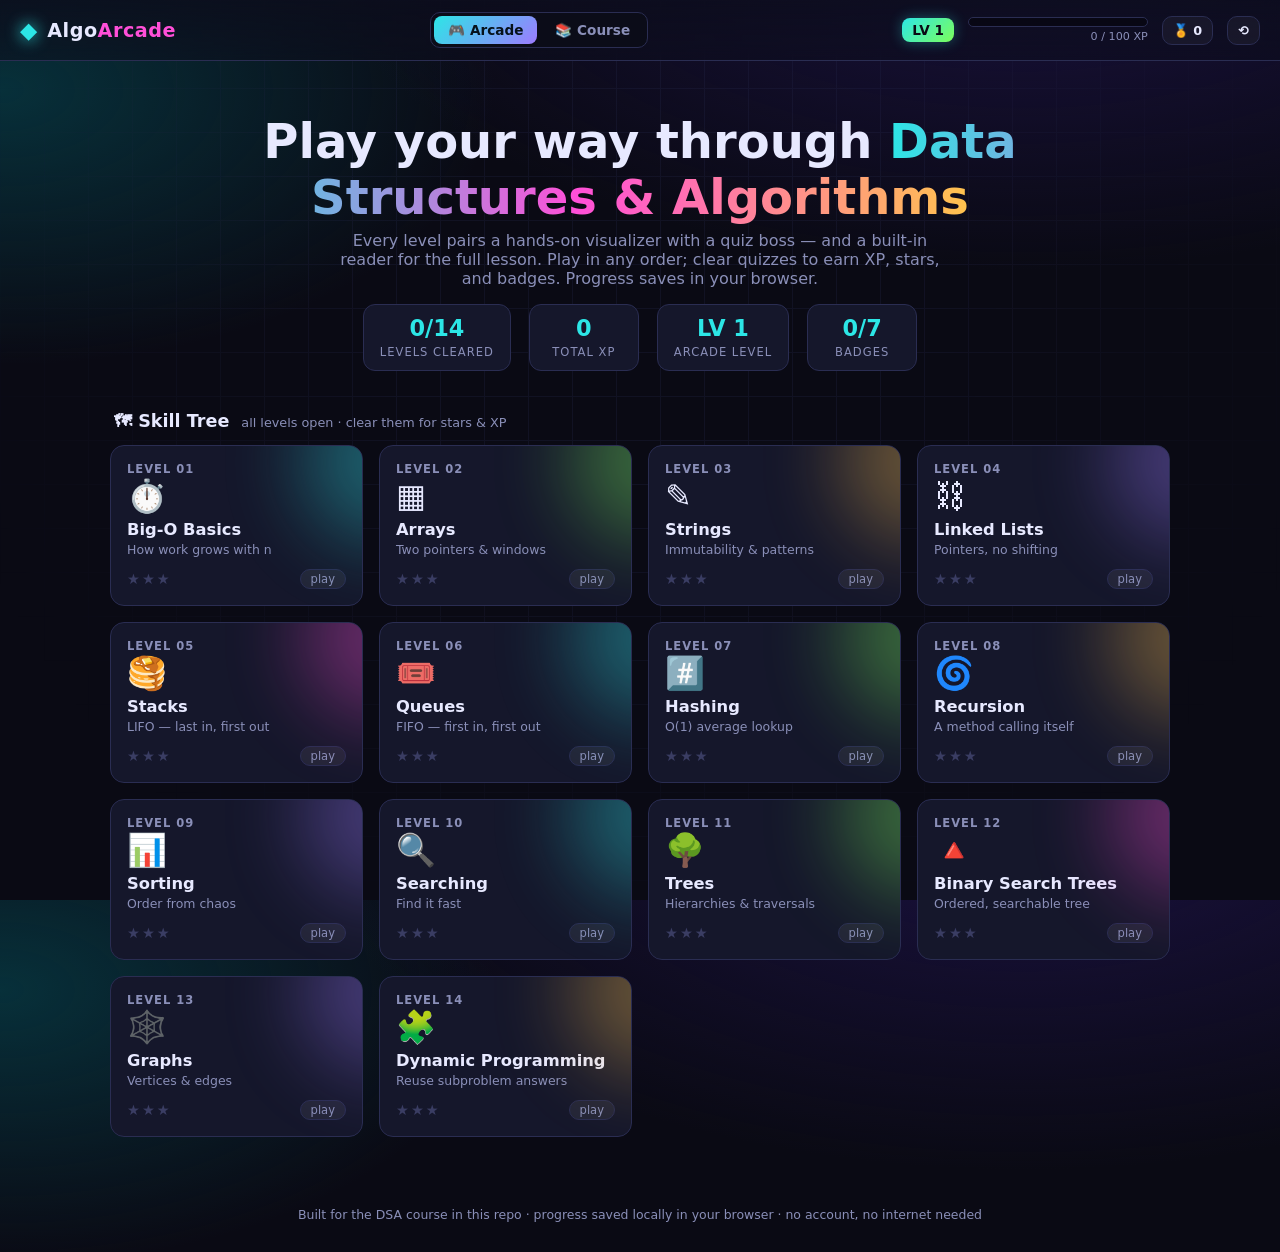
<file: index.html>
<!DOCTYPE html>
<html lang="en">
<head>
  <meta charset="UTF-8" />
  <meta name="viewport" content="width=device-width, initial-scale=1.0" />
  <title>AlgoArcade — Play your way through DSA</title>
  <link rel="stylesheet" href="css/style.css" />
</head>
<body>
  <div id="bg-grid" aria-hidden="true"></div>

  <header class="topbar">
    <div class="brand" id="brand">
      <span class="logo">◆</span>
      <span class="brand-name">Algo<span class="accent">Arcade</span></span>
    </div>
    <nav class="nav-seg">
      <button class="nav-btn" id="nav-arcade">🎮 Arcade</button>
      <button class="nav-btn" id="nav-course">📚 Course</button>
    </nav>
    <div class="hud">
      <div class="hud-level" id="hud-level" title="Your level">LV 1</div>
      <div class="xp">
        <div class="xp-bar"><div class="xp-fill" id="xp-fill"></div></div>
        <div class="xp-text" id="xp-text">0 / 100 XP</div>
      </div>
      <button class="btn ghost small" id="btn-badges" title="Badges">🏅 <span id="badge-count">0</span></button>
      <button class="btn ghost small" id="btn-reset" title="Reset all progress">⟲</button>
    </div>
  </header>

  <main id="view" class="view"><!-- rendered by JS --></main>

  <div id="toast" class="toast" aria-live="polite"></div>

  <!-- modal overlay (badges, level-up, etc.) -->
  <div id="overlay" class="overlay hidden">
    <div class="overlay-card" id="overlay-card"></div>
  </div>

  <footer class="footnote">
    Built for the DSA course in this repo · progress saved locally in your browser ·
    <span class="muted">no account, no internet needed</span>
  </footer>

  <!-- load order matters (classic scripts share global scope) -->
  <script src="js/util.js"></script>
  <script src="js/markdown.js"></script>
  <script src="js/data.js"></script>
  <script src="js/state.js"></script>
  <script src="js/quiz.js"></script>
  <script src="js/games.js"></script>
  <script src="js/app.js"></script>
</body>
</html>
</file>
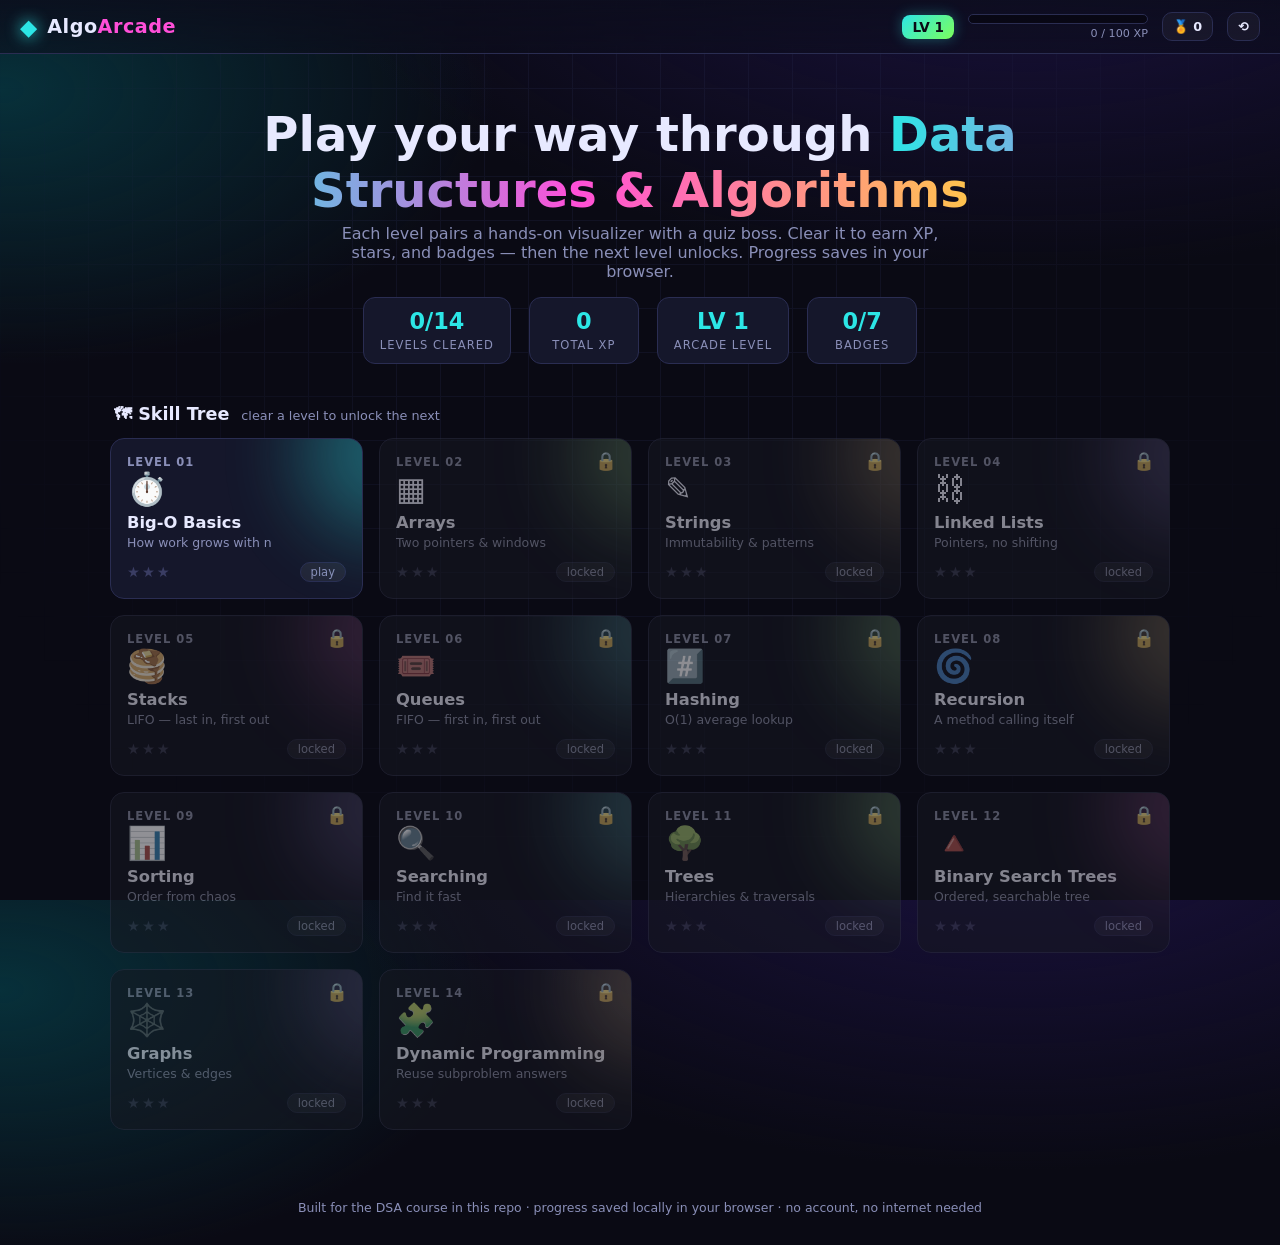
<file: webapp/index.html>
<!DOCTYPE html>
<html lang="en">
<head>
  <meta charset="UTF-8" />
  <meta name="viewport" content="width=device-width, initial-scale=1.0" />
  <title>AlgoArcade — Play your way through DSA</title>
  <link rel="stylesheet" href="css/style.css" />
</head>
<body>
  <div id="bg-grid" aria-hidden="true"></div>

  <header class="topbar">
    <div class="brand" id="brand">
      <span class="logo">◆</span>
      <span class="brand-name">Algo<span class="accent">Arcade</span></span>
    </div>
    <div class="hud">
      <div class="hud-level" id="hud-level" title="Your level">LV 1</div>
      <div class="xp">
        <div class="xp-bar"><div class="xp-fill" id="xp-fill"></div></div>
        <div class="xp-text" id="xp-text">0 / 100 XP</div>
      </div>
      <button class="btn ghost small" id="btn-badges" title="Badges">🏅 <span id="badge-count">0</span></button>
      <button class="btn ghost small" id="btn-reset" title="Reset all progress">⟲</button>
    </div>
  </header>

  <main id="view" class="view"><!-- rendered by JS --></main>

  <div id="toast" class="toast" aria-live="polite"></div>

  <!-- modal overlay (badges, level-up, etc.) -->
  <div id="overlay" class="overlay hidden">
    <div class="overlay-card" id="overlay-card"></div>
  </div>

  <footer class="footnote">
    Built for the DSA course in this repo · progress saved locally in your browser ·
    <span class="muted">no account, no internet needed</span>
  </footer>

  <!-- load order matters (classic scripts share global scope) -->
  <script src="js/util.js"></script>
  <script src="js/data.js"></script>
  <script src="js/state.js"></script>
  <script src="js/quiz.js"></script>
  <script src="js/games.js"></script>
  <script src="js/app.js"></script>
</body>
</html>
</file>
<file: css/style.css>
/* ===== AlgoArcade theme ===== */
:root {
  --bg: #0a0a14;
  --bg2: #11122140;
  --panel: #15172b;
  --panel2: #1c1f3a;
  --ink: #e7e9ff;
  --muted: #8a8fb8;
  --line: #2a2d52;
  --cyan: #2ce6e6;
  --magenta: #ff4fd8;
  --lime: #7cff5b;
  --amber: #ffc34d;
  --violet: #9d7bff;
  --red: #ff5d6c;
  --shadow: 0 10px 40px rgba(0,0,0,.5);
  --r: 14px;
  font-size: 16px;
}

* { box-sizing: border-box; }
html, body { margin: 0; height: 100%; }
body {
  background: radial-gradient(1200px 600px at 80% -10%, #1a1140 0%, transparent 60%),
              radial-gradient(900px 500px at 0% 10%, #07303a 0%, transparent 55%),
              var(--bg);
  color: var(--ink);
  font-family: "Segoe UI", Inter, system-ui, -apple-system, sans-serif;
  min-height: 100%;
  overflow-x: hidden;
}

#bg-grid {
  position: fixed; inset: 0; z-index: 0; pointer-events: none; opacity: .25;
  background-image: linear-gradient(var(--line) 1px, transparent 1px),
                    linear-gradient(90deg, var(--line) 1px, transparent 1px);
  background-size: 44px 44px;
  mask-image: radial-gradient(circle at 50% 30%, #000 30%, transparent 80%);
}

/* ===== Top bar ===== */
.topbar {
  position: sticky; top: 0; z-index: 20;
  display: flex; align-items: center; justify-content: space-between;
  padding: 12px 20px; gap: 16px;
  background: linear-gradient(180deg, #0c0d1ccc, #0c0d1c88);
  backdrop-filter: blur(8px);
  border-bottom: 1px solid var(--line);
}
.brand { display: flex; align-items: center; gap: 10px; cursor: pointer; user-select: none; }
.brand .logo { color: var(--cyan); font-size: 1.4rem; filter: drop-shadow(0 0 8px var(--cyan)); animation: spin 8s linear infinite; }
.brand-name { font-weight: 800; letter-spacing: .5px; font-size: 1.2rem; }
.brand .accent { color: var(--magenta); }
@keyframes spin { to { transform: rotate(360deg); } }

.hud { display: flex; align-items: center; gap: 14px; }
.hud-level {
  font-weight: 800; color: var(--bg); background: linear-gradient(135deg, var(--cyan), var(--lime));
  padding: 4px 10px; border-radius: 8px; font-size: .85rem; box-shadow: 0 0 14px #2ce6e655;
}
.xp { width: 180px; }
.xp-bar { height: 10px; background: #0006; border: 1px solid var(--line); border-radius: 99px; overflow: hidden; }
.xp-fill { height: 100%; width: 0%; background: linear-gradient(90deg, var(--magenta), var(--violet)); transition: width .6s cubic-bezier(.2,.9,.2,1); box-shadow: 0 0 12px var(--magenta); }
.xp-text { font-size: .7rem; color: var(--muted); margin-top: 3px; text-align: right; }

/* ===== Buttons ===== */
.btn {
  cursor: pointer; border: 1px solid var(--line); background: var(--panel2); color: var(--ink);
  padding: 10px 16px; border-radius: 10px; font-weight: 700; font-size: .9rem;
  transition: transform .08s, box-shadow .2s, background .2s; font-family: inherit;
}
.btn:hover { transform: translateY(-1px); box-shadow: 0 6px 20px #0007; }
.btn:active { transform: translateY(1px); }
.btn:disabled { opacity: .4; cursor: not-allowed; transform: none; }
.btn.primary { background: linear-gradient(135deg, var(--cyan), var(--violet)); color: #06121a; border: none; }
.btn.magenta { background: linear-gradient(135deg, var(--magenta), var(--amber)); color: #210018; border: none; }
.btn.ghost { background: #ffffff0a; }
.btn.small { padding: 6px 10px; font-size: .8rem; }
.btn.tiny { padding: 4px 8px; font-size: .75rem; border-radius: 8px; }

/* ===== View / layout ===== */
.view { position: relative; z-index: 1; max-width: 1100px; margin: 0 auto; padding: 26px 20px 60px; }

.hero { text-align: center; padding: 26px 10px 18px; }
.hero h1 { font-size: clamp(1.8rem, 5vw, 3rem); margin: 0 0 6px; }
.hero h1 .grad { background: linear-gradient(90deg, var(--cyan), var(--magenta), var(--amber)); -webkit-background-clip: text; background-clip: text; color: transparent; }
.hero p { color: var(--muted); margin: 0 auto; max-width: 620px; }
.hero .stats { display: flex; gap: 18px; justify-content: center; margin-top: 16px; flex-wrap: wrap; }
.stat { background: var(--panel); border: 1px solid var(--line); border-radius: 12px; padding: 10px 16px; min-width: 110px; }
.stat b { font-size: 1.4rem; display: block; color: var(--cyan); }
.stat span { font-size: .72rem; color: var(--muted); text-transform: uppercase; letter-spacing: 1px; }

.section-title { display: flex; align-items: baseline; gap: 12px; margin: 22px 4px 14px; }
.section-title h2 { margin: 0; font-size: 1.1rem; }
.section-title .hint { color: var(--muted); font-size: .8rem; }

/* ===== Skill-tree map ===== */
.map { display: grid; grid-template-columns: repeat(auto-fill, minmax(210px, 1fr)); gap: 16px; }
.node-card {
  position: relative; background: var(--panel); border: 1px solid var(--line);
  border-radius: var(--r); padding: 16px; cursor: pointer; overflow: hidden;
  transition: transform .12s, box-shadow .2s, border-color .2s; min-height: 132px;
}
.node-card:hover { transform: translateY(-3px); box-shadow: var(--shadow); }
.node-card .glow { position: absolute; inset: -40% -40% auto auto; width: 160px; height: 160px; border-radius: 50%; filter: blur(40px); opacity: .35; }
.node-card .nc-num { font-size: .72rem; color: var(--muted); font-weight: 700; letter-spacing: 1px; }
.node-card .nc-icon { font-size: 2rem; line-height: 1; margin: 4px 0 8px; }
.node-card .nc-name { font-weight: 800; font-size: 1.02rem; }
.node-card .nc-tag { color: var(--muted); font-size: .78rem; margin-top: 3px; }
.node-card .nc-foot { display: flex; align-items: center; justify-content: space-between; margin-top: 12px; }
.stars { letter-spacing: 2px; font-size: .9rem; color: var(--amber); }
.stars .off { color: #3a3d63; }
.node-card.locked { cursor: not-allowed; opacity: .55; filter: grayscale(.5); }
.node-card.locked::after { content: "🔒"; position: absolute; top: 12px; right: 14px; font-size: 1.1rem; }
.node-card.done { border-color: var(--lime); }
.node-card.done::after { content: "✓"; position: absolute; top: 10px; right: 14px; color: var(--bg); background: var(--lime); width: 22px; height: 22px; border-radius: 50%; display: grid; place-items: center; font-weight: 900; font-size: .8rem; }

/* ===== Level view ===== */
.level-head { display: flex; align-items: center; gap: 14px; margin-bottom: 8px; flex-wrap: wrap; }
.level-head .lv-icon { font-size: 2.4rem; }
.level-head h1 { margin: 0; font-size: 1.5rem; }
.level-head .lv-tag { color: var(--muted); font-size: .85rem; }
.back { color: var(--cyan); cursor: pointer; font-weight: 700; font-size: .85rem; display: inline-flex; gap: 6px; align-items: center; margin-bottom: 14px; }
.back:hover { text-decoration: underline; }

.tabs { display: flex; gap: 8px; margin: 16px 0; border-bottom: 1px solid var(--line); }
.tab { padding: 9px 16px; cursor: pointer; color: var(--muted); font-weight: 700; border-bottom: 2px solid transparent; }
.tab.active { color: var(--ink); border-color: var(--magenta); }
.tab:hover { color: var(--ink); }

.panel { background: var(--panel); border: 1px solid var(--line); border-radius: var(--r); padding: 20px; }
.panel + .panel { margin-top: 14px; }

/* Learn tab */
.learn-bullets { list-style: none; padding: 0; margin: 10px 0; }
.learn-bullets li { padding: 9px 0 9px 28px; position: relative; border-bottom: 1px dashed var(--line); }
.learn-bullets li:last-child { border-bottom: none; }
.learn-bullets li::before { content: "▸"; position: absolute; left: 6px; color: var(--cyan); }
.cx-table { width: 100%; border-collapse: collapse; margin-top: 10px; }
.cx-table th, .cx-table td { text-align: left; padding: 7px 10px; border-bottom: 1px solid var(--line); font-size: .88rem; }
.cx-table th { color: var(--muted); font-weight: 700; text-transform: uppercase; font-size: .7rem; letter-spacing: 1px; }
.cx-table code { color: var(--lime); }
.codebox { background: #0b0c18; border: 1px solid var(--line); border-radius: 10px; padding: 12px 14px; overflow-x: auto; font-family: "JetBrains Mono", Consolas, monospace; font-size: .82rem; color: #cdd2ff; }
.codebox .kw { color: var(--magenta); }
.codebox .cm { color: var(--muted); font-style: italic; }

/* Play tab */
.playwrap { display: flex; flex-direction: column; gap: 14px; }
.controls { display: flex; flex-wrap: wrap; gap: 10px; align-items: center; }
.controls label { font-size: .8rem; color: var(--muted); display: inline-flex; gap: 6px; align-items: center; }
.controls input[type=range] { accent-color: var(--cyan); }
.controls input[type=text], .controls input[type=number], .controls select {
  background: #0b0c18; border: 1px solid var(--line); color: var(--ink); border-radius: 8px; padding: 7px 10px; font-family: inherit;
}
.stage { background: #0b0c18; border: 1px solid var(--line); border-radius: 12px; padding: 16px; min-height: 240px; position: relative; }
.stage canvas { display: block; width: 100%; height: auto; }
.readout { font-family: "JetBrains Mono", Consolas, monospace; font-size: .82rem; color: var(--muted); min-height: 20px; }
.readout b { color: var(--cyan); }
.tag-pill { display: inline-block; background: #ffffff0f; border: 1px solid var(--line); border-radius: 99px; padding: 2px 10px; font-size: .72rem; color: var(--muted); }

/* bars (sorting/array) */
.bars { display: flex; align-items: flex-end; gap: 3px; height: 220px; }
.bar { flex: 1; background: linear-gradient(180deg, var(--cyan), var(--violet)); border-radius: 4px 4px 0 0; position: relative; transition: height .12s, background .12s; min-width: 4px; }
.bar.cmp { background: linear-gradient(180deg, var(--amber), var(--red)); }
.bar.swap { background: linear-gradient(180deg, var(--magenta), var(--red)); }
.bar.done { background: linear-gradient(180deg, var(--lime), #2ce6a0); }
.bar.ptr { outline: 2px solid var(--amber); outline-offset: 1px; }

/* stack / queue cells */
.cells { display: flex; gap: 6px; flex-wrap: wrap; align-items: center; }
.cell { min-width: 46px; height: 46px; display: grid; place-items: center; border-radius: 8px; background: var(--panel2); border: 1px solid var(--line); font-weight: 800; transition: transform .15s, background .2s; }
.cell.hot { background: linear-gradient(135deg, var(--cyan), var(--violet)); color: #06121a; transform: scale(1.08); }
.cell.ghost { opacity: .25; }
.stack-col { display: flex; flex-direction: column-reverse; gap: 6px; min-height: 200px; justify-content: flex-start; }
.stack-col .cell { width: 120px; }

/* nodes (linked list / tree) */
.ll { display: flex; align-items: center; gap: 0; flex-wrap: wrap; }
.ll .node { background: var(--panel2); border: 1px solid var(--line); border-radius: 10px; padding: 10px 14px; font-weight: 800; transition: all .2s; }
.ll .node.hot { background: linear-gradient(135deg, var(--cyan), var(--violet)); color: #06121a; }
.ll .arrow { color: var(--muted); padding: 0 8px; }

/* hashing buckets */
.buckets { display: grid; grid-template-columns: repeat(auto-fill, minmax(70px,1fr)); gap: 8px; }
.bucket { background: var(--panel2); border: 1px solid var(--line); border-radius: 8px; padding: 6px; min-height: 60px; }
.bucket .bidx { font-size: .65rem; color: var(--muted); }
.bucket .chip { display: block; background: var(--cyan); color: #06121a; border-radius: 6px; padding: 2px 6px; margin-top: 4px; font-size: .75rem; font-weight: 800; animation: pop .25s; }
@keyframes pop { from { transform: scale(.4); opacity: 0; } }

/* maze grid */
.maze { display: grid; gap: 2px; }
.mcell { width: 100%; aspect-ratio: 1; background: var(--panel2); border-radius: 3px; cursor: pointer; transition: background .15s; }
.mcell.wall { background: #2a2d52; }
.mcell.start { background: var(--lime); }
.mcell.end { background: var(--magenta); }
.mcell.frontier { background: #2ce6e655; }
.mcell.visited { background: #9d7bff66; }
.mcell.path { background: var(--amber); }

/* quiz */
.quiz-q { font-size: 1.1rem; font-weight: 700; margin: 6px 0 16px; }
.quiz-q code { color: var(--lime); background: #0b0c18; padding: 1px 5px; border-radius: 4px; }
.quiz-code { background: #0b0c18; border: 1px solid var(--line); border-radius: 10px; padding: 12px; font-family: monospace; font-size: .82rem; white-space: pre; overflow-x: auto; margin-bottom: 14px; color: #cdd2ff; }
.opts { display: grid; gap: 10px; }
.opt { text-align: left; padding: 13px 16px; border-radius: 10px; border: 1px solid var(--line); background: var(--panel2); cursor: pointer; font-weight: 600; font-family: inherit; color: var(--ink); transition: all .12s; }
.opt:hover { border-color: var(--cyan); }
.opt.correct { background: #173d2a; border-color: var(--lime); }
.opt.wrong { background: #3d1722; border-color: var(--red); }
.opt:disabled { cursor: default; }
.quiz-prog { display: flex; justify-content: space-between; color: var(--muted); font-size: .8rem; margin-bottom: 8px; }
.explain { margin-top: 14px; padding: 12px 14px; border-left: 3px solid var(--cyan); background: #ffffff08; border-radius: 0 8px 8px 0; font-size: .9rem; color: #c9cdf2; }
.result-big { text-align: center; padding: 10px; }
.result-big .score { font-size: 3rem; font-weight: 900; }
.result-big .grad-stars { font-size: 2rem; letter-spacing: 6px; }

/* toast + overlay */
.toast {
  position: fixed; left: 50%; bottom: 30px; transform: translate(-50%, 30px);
  background: var(--panel2); border: 1px solid var(--cyan); color: var(--ink);
  padding: 12px 20px; border-radius: 12px; box-shadow: 0 0 24px #2ce6e644; z-index: 60;
  opacity: 0; pointer-events: none; transition: all .3s; font-weight: 700; max-width: 90vw;
}
.toast.show { opacity: 1; transform: translate(-50%, 0); }

.overlay { position: fixed; inset: 0; z-index: 80; display: grid; place-items: center; background: #04040bcc; backdrop-filter: blur(4px); transition: opacity .25s; }
.overlay.hidden { opacity: 0; pointer-events: none; }
.overlay-card { background: var(--panel); border: 1px solid var(--line); border-radius: 18px; padding: 28px; max-width: 460px; width: 92%; text-align: center; box-shadow: var(--shadow); animation: rise .3s; }
@keyframes rise { from { transform: translateY(20px) scale(.96); opacity: 0; } }
.overlay-card h2 { margin: 0 0 6px; }
.badge-grid { display: grid; grid-template-columns: repeat(auto-fill,minmax(120px,1fr)); gap: 12px; margin-top: 16px; }
.badge { background: var(--panel2); border: 1px solid var(--line); border-radius: 12px; padding: 12px 8px; }
.badge.locked { opacity: .35; filter: grayscale(1); }
.badge .b-ico { font-size: 1.8rem; }
.badge .b-name { font-size: .78rem; font-weight: 700; margin-top: 4px; }
.badge .b-desc { font-size: .68rem; color: var(--muted); margin-top: 2px; }

.footnote { position: relative; z-index: 1; text-align: center; color: var(--muted); font-size: .78rem; padding: 10px 20px 30px; }
.muted { color: var(--muted); }
.hidden { display: none !important; }
.center { text-align: center; }
.row { display: flex; gap: 10px; flex-wrap: wrap; align-items: center; }
.spacer { flex: 1; }

/* ===== v2: top-nav segment ===== */
.nav-seg { display: flex; gap: 4px; background: #0b0c18; border: 1px solid var(--line); border-radius: 10px; padding: 3px; }
.nav-btn { cursor: pointer; border: none; background: transparent; color: var(--muted); font-weight: 700; font-family: inherit; padding: 6px 14px; border-radius: 8px; font-size: .85rem; transition: all .15s; }
.nav-btn:hover { color: var(--ink); }
.nav-btn.active { background: linear-gradient(135deg, var(--cyan), var(--violet)); color: #06121a; }

/* ===== v2: notes / references / videos ===== */
.sec-h { margin: 0 0 10px; font-size: 1rem; }
.note { margin: 8px 0; color: #c9cdf2; line-height: 1.55; }
.res-grid { display: grid; grid-template-columns: repeat(auto-fill, minmax(220px, 1fr)); gap: 10px; }
.res-card, .vid-card { display: flex; flex-direction: column; gap: 3px; text-decoration: none; color: var(--ink); background: var(--panel2); border: 1px solid var(--line); border-radius: 10px; padding: 11px 13px; transition: transform .1s, border-color .15s, box-shadow .2s; }
.res-card:hover, .vid-card:hover { transform: translateY(-2px); border-color: var(--cyan); box-shadow: 0 6px 18px #0007; }
.res-kind { font-size: .62rem; text-transform: uppercase; letter-spacing: 1px; color: var(--cyan); font-weight: 800; }
.res-title { font-weight: 700; font-size: .9rem; line-height: 1.25; }
.res-host { font-size: .72rem; color: var(--muted); }
.vid-card { flex-direction: row; align-items: center; gap: 11px; }
.vid-play { flex: none; width: 34px; height: 34px; border-radius: 50%; display: grid; place-items: center; background: linear-gradient(135deg, var(--magenta), var(--red)); color: #fff; font-size: .8rem; }
.vid-meta { display: flex; flex-direction: column; gap: 2px; }

/* ===== v2: quick-ref strip in Play ===== */
.quickref { display: flex; flex-wrap: wrap; gap: 8px; align-items: center; padding: 10px 12px; background: #0b0c1880; border: 1px solid var(--line); border-radius: 10px; margin-bottom: 12px; }
.qr-label { font-size: .75rem; color: var(--muted); text-transform: uppercase; letter-spacing: 1px; font-weight: 700; }
.chip-btn { cursor: pointer; text-decoration: none; font-family: inherit; font-size: .78rem; font-weight: 700; color: var(--ink); background: var(--panel2); border: 1px solid var(--line); border-radius: 99px; padding: 5px 12px; transition: all .12s; max-width: 240px; overflow: hidden; text-overflow: ellipsis; white-space: nowrap; }
.chip-btn:hover { border-color: var(--cyan); transform: translateY(-1px); }

/* ===== v2: markdown reader (.prose) ===== */
.reader { max-width: 820px; }
.prose { background: var(--panel); border: 1px solid var(--line); border-radius: var(--r); padding: 24px 28px; line-height: 1.7; color: #d7daf5; overflow-wrap: break-word; }
.prose h1, .prose h2, .prose h3, .prose h4 { line-height: 1.25; margin: 1.4em 0 .5em; color: var(--ink); }
.prose h1 { font-size: 1.7rem; border-bottom: 1px solid var(--line); padding-bottom: .3em; }
.prose h2 { font-size: 1.35rem; color: var(--cyan); }
.prose h3 { font-size: 1.1rem; color: var(--amber); }
.prose h1:first-child, .prose h2:first-child { margin-top: 0; }
.prose p { margin: .7em 0; }
.prose a { color: var(--cyan); }
.prose code { background: #0b0c18; color: var(--lime); padding: 1px 6px; border-radius: 5px; font-family: "JetBrains Mono", Consolas, monospace; font-size: .88em; }
.prose pre.codebox { margin: 1em 0; line-height: 1.5; }
.prose pre.codebox code { background: none; color: #cdd2ff; padding: 0; }
.prose ul, .prose ol { padding-left: 1.4em; margin: .7em 0; }
.prose li { margin: .35em 0; }
.prose blockquote { margin: 1em 0; padding: 8px 16px; border-left: 3px solid var(--violet); background: #ffffff08; border-radius: 0 8px 8px 0; color: #c9cdf2; }
.prose hr { border: none; border-top: 1px solid var(--line); margin: 1.6em 0; }
.prose table.md-table { border-collapse: collapse; width: 100%; margin: 1em 0; font-size: .9rem; }
.prose .md-table th, .prose .md-table td { border: 1px solid var(--line); padding: 7px 11px; }
.prose .md-table th { background: #0b0c18; color: var(--muted); text-align: left; }
.prose .md-table tr:nth-child(even) td { background: #ffffff05; }

@media (max-width: 560px) {
  .xp { width: 110px; }
  .hud { gap: 8px; }
  .stack-col .cell { width: 90px; }
  .nav-btn { padding: 6px 9px; font-size: .78rem; }
  .topbar { flex-wrap: wrap; }
}
</file>
<file: webapp/css/style.css>
/* ===== AlgoArcade theme ===== */
:root {
  --bg: #0a0a14;
  --bg2: #11122140;
  --panel: #15172b;
  --panel2: #1c1f3a;
  --ink: #e7e9ff;
  --muted: #8a8fb8;
  --line: #2a2d52;
  --cyan: #2ce6e6;
  --magenta: #ff4fd8;
  --lime: #7cff5b;
  --amber: #ffc34d;
  --violet: #9d7bff;
  --red: #ff5d6c;
  --shadow: 0 10px 40px rgba(0,0,0,.5);
  --r: 14px;
  font-size: 16px;
}

* { box-sizing: border-box; }
html, body { margin: 0; height: 100%; }
body {
  background: radial-gradient(1200px 600px at 80% -10%, #1a1140 0%, transparent 60%),
              radial-gradient(900px 500px at 0% 10%, #07303a 0%, transparent 55%),
              var(--bg);
  color: var(--ink);
  font-family: "Segoe UI", Inter, system-ui, -apple-system, sans-serif;
  min-height: 100%;
  overflow-x: hidden;
}

#bg-grid {
  position: fixed; inset: 0; z-index: 0; pointer-events: none; opacity: .25;
  background-image: linear-gradient(var(--line) 1px, transparent 1px),
                    linear-gradient(90deg, var(--line) 1px, transparent 1px);
  background-size: 44px 44px;
  mask-image: radial-gradient(circle at 50% 30%, #000 30%, transparent 80%);
}

/* ===== Top bar ===== */
.topbar {
  position: sticky; top: 0; z-index: 20;
  display: flex; align-items: center; justify-content: space-between;
  padding: 12px 20px; gap: 16px;
  background: linear-gradient(180deg, #0c0d1ccc, #0c0d1c88);
  backdrop-filter: blur(8px);
  border-bottom: 1px solid var(--line);
}
.brand { display: flex; align-items: center; gap: 10px; cursor: pointer; user-select: none; }
.brand .logo { color: var(--cyan); font-size: 1.4rem; filter: drop-shadow(0 0 8px var(--cyan)); animation: spin 8s linear infinite; }
.brand-name { font-weight: 800; letter-spacing: .5px; font-size: 1.2rem; }
.brand .accent { color: var(--magenta); }
@keyframes spin { to { transform: rotate(360deg); } }

.hud { display: flex; align-items: center; gap: 14px; }
.hud-level {
  font-weight: 800; color: var(--bg); background: linear-gradient(135deg, var(--cyan), var(--lime));
  padding: 4px 10px; border-radius: 8px; font-size: .85rem; box-shadow: 0 0 14px #2ce6e655;
}
.xp { width: 180px; }
.xp-bar { height: 10px; background: #0006; border: 1px solid var(--line); border-radius: 99px; overflow: hidden; }
.xp-fill { height: 100%; width: 0%; background: linear-gradient(90deg, var(--magenta), var(--violet)); transition: width .6s cubic-bezier(.2,.9,.2,1); box-shadow: 0 0 12px var(--magenta); }
.xp-text { font-size: .7rem; color: var(--muted); margin-top: 3px; text-align: right; }

/* ===== Buttons ===== */
.btn {
  cursor: pointer; border: 1px solid var(--line); background: var(--panel2); color: var(--ink);
  padding: 10px 16px; border-radius: 10px; font-weight: 700; font-size: .9rem;
  transition: transform .08s, box-shadow .2s, background .2s; font-family: inherit;
}
.btn:hover { transform: translateY(-1px); box-shadow: 0 6px 20px #0007; }
.btn:active { transform: translateY(1px); }
.btn:disabled { opacity: .4; cursor: not-allowed; transform: none; }
.btn.primary { background: linear-gradient(135deg, var(--cyan), var(--violet)); color: #06121a; border: none; }
.btn.magenta { background: linear-gradient(135deg, var(--magenta), var(--amber)); color: #210018; border: none; }
.btn.ghost { background: #ffffff0a; }
.btn.small { padding: 6px 10px; font-size: .8rem; }
.btn.tiny { padding: 4px 8px; font-size: .75rem; border-radius: 8px; }

/* ===== View / layout ===== */
.view { position: relative; z-index: 1; max-width: 1100px; margin: 0 auto; padding: 26px 20px 60px; }

.hero { text-align: center; padding: 26px 10px 18px; }
.hero h1 { font-size: clamp(1.8rem, 5vw, 3rem); margin: 0 0 6px; }
.hero h1 .grad { background: linear-gradient(90deg, var(--cyan), var(--magenta), var(--amber)); -webkit-background-clip: text; background-clip: text; color: transparent; }
.hero p { color: var(--muted); margin: 0 auto; max-width: 620px; }
.hero .stats { display: flex; gap: 18px; justify-content: center; margin-top: 16px; flex-wrap: wrap; }
.stat { background: var(--panel); border: 1px solid var(--line); border-radius: 12px; padding: 10px 16px; min-width: 110px; }
.stat b { font-size: 1.4rem; display: block; color: var(--cyan); }
.stat span { font-size: .72rem; color: var(--muted); text-transform: uppercase; letter-spacing: 1px; }

.section-title { display: flex; align-items: baseline; gap: 12px; margin: 22px 4px 14px; }
.section-title h2 { margin: 0; font-size: 1.1rem; }
.section-title .hint { color: var(--muted); font-size: .8rem; }

/* ===== Skill-tree map ===== */
.map { display: grid; grid-template-columns: repeat(auto-fill, minmax(210px, 1fr)); gap: 16px; }
.node-card {
  position: relative; background: var(--panel); border: 1px solid var(--line);
  border-radius: var(--r); padding: 16px; cursor: pointer; overflow: hidden;
  transition: transform .12s, box-shadow .2s, border-color .2s; min-height: 132px;
}
.node-card:hover { transform: translateY(-3px); box-shadow: var(--shadow); }
.node-card .glow { position: absolute; inset: -40% -40% auto auto; width: 160px; height: 160px; border-radius: 50%; filter: blur(40px); opacity: .35; }
.node-card .nc-num { font-size: .72rem; color: var(--muted); font-weight: 700; letter-spacing: 1px; }
.node-card .nc-icon { font-size: 2rem; line-height: 1; margin: 4px 0 8px; }
.node-card .nc-name { font-weight: 800; font-size: 1.02rem; }
.node-card .nc-tag { color: var(--muted); font-size: .78rem; margin-top: 3px; }
.node-card .nc-foot { display: flex; align-items: center; justify-content: space-between; margin-top: 12px; }
.stars { letter-spacing: 2px; font-size: .9rem; color: var(--amber); }
.stars .off { color: #3a3d63; }
.node-card.locked { cursor: not-allowed; opacity: .55; filter: grayscale(.5); }
.node-card.locked::after { content: "🔒"; position: absolute; top: 12px; right: 14px; font-size: 1.1rem; }
.node-card.done { border-color: var(--lime); }
.node-card.done::after { content: "✓"; position: absolute; top: 10px; right: 14px; color: var(--bg); background: var(--lime); width: 22px; height: 22px; border-radius: 50%; display: grid; place-items: center; font-weight: 900; font-size: .8rem; }

/* ===== Level view ===== */
.level-head { display: flex; align-items: center; gap: 14px; margin-bottom: 8px; flex-wrap: wrap; }
.level-head .lv-icon { font-size: 2.4rem; }
.level-head h1 { margin: 0; font-size: 1.5rem; }
.level-head .lv-tag { color: var(--muted); font-size: .85rem; }
.back { color: var(--cyan); cursor: pointer; font-weight: 700; font-size: .85rem; display: inline-flex; gap: 6px; align-items: center; margin-bottom: 14px; }
.back:hover { text-decoration: underline; }

.tabs { display: flex; gap: 8px; margin: 16px 0; border-bottom: 1px solid var(--line); }
.tab { padding: 9px 16px; cursor: pointer; color: var(--muted); font-weight: 700; border-bottom: 2px solid transparent; }
.tab.active { color: var(--ink); border-color: var(--magenta); }
.tab:hover { color: var(--ink); }

.panel { background: var(--panel); border: 1px solid var(--line); border-radius: var(--r); padding: 20px; }
.panel + .panel { margin-top: 14px; }

/* Learn tab */
.learn-bullets { list-style: none; padding: 0; margin: 10px 0; }
.learn-bullets li { padding: 9px 0 9px 28px; position: relative; border-bottom: 1px dashed var(--line); }
.learn-bullets li:last-child { border-bottom: none; }
.learn-bullets li::before { content: "▸"; position: absolute; left: 6px; color: var(--cyan); }
.cx-table { width: 100%; border-collapse: collapse; margin-top: 10px; }
.cx-table th, .cx-table td { text-align: left; padding: 7px 10px; border-bottom: 1px solid var(--line); font-size: .88rem; }
.cx-table th { color: var(--muted); font-weight: 700; text-transform: uppercase; font-size: .7rem; letter-spacing: 1px; }
.cx-table code { color: var(--lime); }
.codebox { background: #0b0c18; border: 1px solid var(--line); border-radius: 10px; padding: 12px 14px; overflow-x: auto; font-family: "JetBrains Mono", Consolas, monospace; font-size: .82rem; color: #cdd2ff; }
.codebox .kw { color: var(--magenta); }
.codebox .cm { color: var(--muted); font-style: italic; }

/* Play tab */
.playwrap { display: flex; flex-direction: column; gap: 14px; }
.controls { display: flex; flex-wrap: wrap; gap: 10px; align-items: center; }
.controls label { font-size: .8rem; color: var(--muted); display: inline-flex; gap: 6px; align-items: center; }
.controls input[type=range] { accent-color: var(--cyan); }
.controls input[type=text], .controls input[type=number], .controls select {
  background: #0b0c18; border: 1px solid var(--line); color: var(--ink); border-radius: 8px; padding: 7px 10px; font-family: inherit;
}
.stage { background: #0b0c18; border: 1px solid var(--line); border-radius: 12px; padding: 16px; min-height: 240px; position: relative; }
.stage canvas { display: block; width: 100%; height: auto; }
.readout { font-family: "JetBrains Mono", Consolas, monospace; font-size: .82rem; color: var(--muted); min-height: 20px; }
.readout b { color: var(--cyan); }
.tag-pill { display: inline-block; background: #ffffff0f; border: 1px solid var(--line); border-radius: 99px; padding: 2px 10px; font-size: .72rem; color: var(--muted); }

/* bars (sorting/array) */
.bars { display: flex; align-items: flex-end; gap: 3px; height: 220px; }
.bar { flex: 1; background: linear-gradient(180deg, var(--cyan), var(--violet)); border-radius: 4px 4px 0 0; position: relative; transition: height .12s, background .12s; min-width: 4px; }
.bar.cmp { background: linear-gradient(180deg, var(--amber), var(--red)); }
.bar.swap { background: linear-gradient(180deg, var(--magenta), var(--red)); }
.bar.done { background: linear-gradient(180deg, var(--lime), #2ce6a0); }
.bar.ptr { outline: 2px solid var(--amber); outline-offset: 1px; }

/* stack / queue cells */
.cells { display: flex; gap: 6px; flex-wrap: wrap; align-items: center; }
.cell { min-width: 46px; height: 46px; display: grid; place-items: center; border-radius: 8px; background: var(--panel2); border: 1px solid var(--line); font-weight: 800; transition: transform .15s, background .2s; }
.cell.hot { background: linear-gradient(135deg, var(--cyan), var(--violet)); color: #06121a; transform: scale(1.08); }
.cell.ghost { opacity: .25; }
.stack-col { display: flex; flex-direction: column-reverse; gap: 6px; min-height: 200px; justify-content: flex-start; }
.stack-col .cell { width: 120px; }

/* nodes (linked list / tree) */
.ll { display: flex; align-items: center; gap: 0; flex-wrap: wrap; }
.ll .node { background: var(--panel2); border: 1px solid var(--line); border-radius: 10px; padding: 10px 14px; font-weight: 800; transition: all .2s; }
.ll .node.hot { background: linear-gradient(135deg, var(--cyan), var(--violet)); color: #06121a; }
.ll .arrow { color: var(--muted); padding: 0 8px; }

/* hashing buckets */
.buckets { display: grid; grid-template-columns: repeat(auto-fill, minmax(70px,1fr)); gap: 8px; }
.bucket { background: var(--panel2); border: 1px solid var(--line); border-radius: 8px; padding: 6px; min-height: 60px; }
.bucket .bidx { font-size: .65rem; color: var(--muted); }
.bucket .chip { display: block; background: var(--cyan); color: #06121a; border-radius: 6px; padding: 2px 6px; margin-top: 4px; font-size: .75rem; font-weight: 800; animation: pop .25s; }
@keyframes pop { from { transform: scale(.4); opacity: 0; } }

/* maze grid */
.maze { display: grid; gap: 2px; }
.mcell { width: 100%; aspect-ratio: 1; background: var(--panel2); border-radius: 3px; cursor: pointer; transition: background .15s; }
.mcell.wall { background: #2a2d52; }
.mcell.start { background: var(--lime); }
.mcell.end { background: var(--magenta); }
.mcell.frontier { background: #2ce6e655; }
.mcell.visited { background: #9d7bff66; }
.mcell.path { background: var(--amber); }

/* quiz */
.quiz-q { font-size: 1.1rem; font-weight: 700; margin: 6px 0 16px; }
.quiz-q code { color: var(--lime); background: #0b0c18; padding: 1px 5px; border-radius: 4px; }
.quiz-code { background: #0b0c18; border: 1px solid var(--line); border-radius: 10px; padding: 12px; font-family: monospace; font-size: .82rem; white-space: pre; overflow-x: auto; margin-bottom: 14px; color: #cdd2ff; }
.opts { display: grid; gap: 10px; }
.opt { text-align: left; padding: 13px 16px; border-radius: 10px; border: 1px solid var(--line); background: var(--panel2); cursor: pointer; font-weight: 600; font-family: inherit; color: var(--ink); transition: all .12s; }
.opt:hover { border-color: var(--cyan); }
.opt.correct { background: #173d2a; border-color: var(--lime); }
.opt.wrong { background: #3d1722; border-color: var(--red); }
.opt:disabled { cursor: default; }
.quiz-prog { display: flex; justify-content: space-between; color: var(--muted); font-size: .8rem; margin-bottom: 8px; }
.explain { margin-top: 14px; padding: 12px 14px; border-left: 3px solid var(--cyan); background: #ffffff08; border-radius: 0 8px 8px 0; font-size: .9rem; color: #c9cdf2; }
.result-big { text-align: center; padding: 10px; }
.result-big .score { font-size: 3rem; font-weight: 900; }
.result-big .grad-stars { font-size: 2rem; letter-spacing: 6px; }

/* toast + overlay */
.toast {
  position: fixed; left: 50%; bottom: 30px; transform: translate(-50%, 30px);
  background: var(--panel2); border: 1px solid var(--cyan); color: var(--ink);
  padding: 12px 20px; border-radius: 12px; box-shadow: 0 0 24px #2ce6e644; z-index: 60;
  opacity: 0; pointer-events: none; transition: all .3s; font-weight: 700; max-width: 90vw;
}
.toast.show { opacity: 1; transform: translate(-50%, 0); }

.overlay { position: fixed; inset: 0; z-index: 80; display: grid; place-items: center; background: #04040bcc; backdrop-filter: blur(4px); transition: opacity .25s; }
.overlay.hidden { opacity: 0; pointer-events: none; }
.overlay-card { background: var(--panel); border: 1px solid var(--line); border-radius: 18px; padding: 28px; max-width: 460px; width: 92%; text-align: center; box-shadow: var(--shadow); animation: rise .3s; }
@keyframes rise { from { transform: translateY(20px) scale(.96); opacity: 0; } }
.overlay-card h2 { margin: 0 0 6px; }
.badge-grid { display: grid; grid-template-columns: repeat(auto-fill,minmax(120px,1fr)); gap: 12px; margin-top: 16px; }
.badge { background: var(--panel2); border: 1px solid var(--line); border-radius: 12px; padding: 12px 8px; }
.badge.locked { opacity: .35; filter: grayscale(1); }
.badge .b-ico { font-size: 1.8rem; }
.badge .b-name { font-size: .78rem; font-weight: 700; margin-top: 4px; }
.badge .b-desc { font-size: .68rem; color: var(--muted); margin-top: 2px; }

.footnote { position: relative; z-index: 1; text-align: center; color: var(--muted); font-size: .78rem; padding: 10px 20px 30px; }
.muted { color: var(--muted); }
.hidden { display: none !important; }
.center { text-align: center; }
.row { display: flex; gap: 10px; flex-wrap: wrap; align-items: center; }
.spacer { flex: 1; }

@media (max-width: 560px) {
  .xp { width: 110px; }
  .hud { gap: 8px; }
  .stack-col .cell { width: 90px; }
}
</file>
